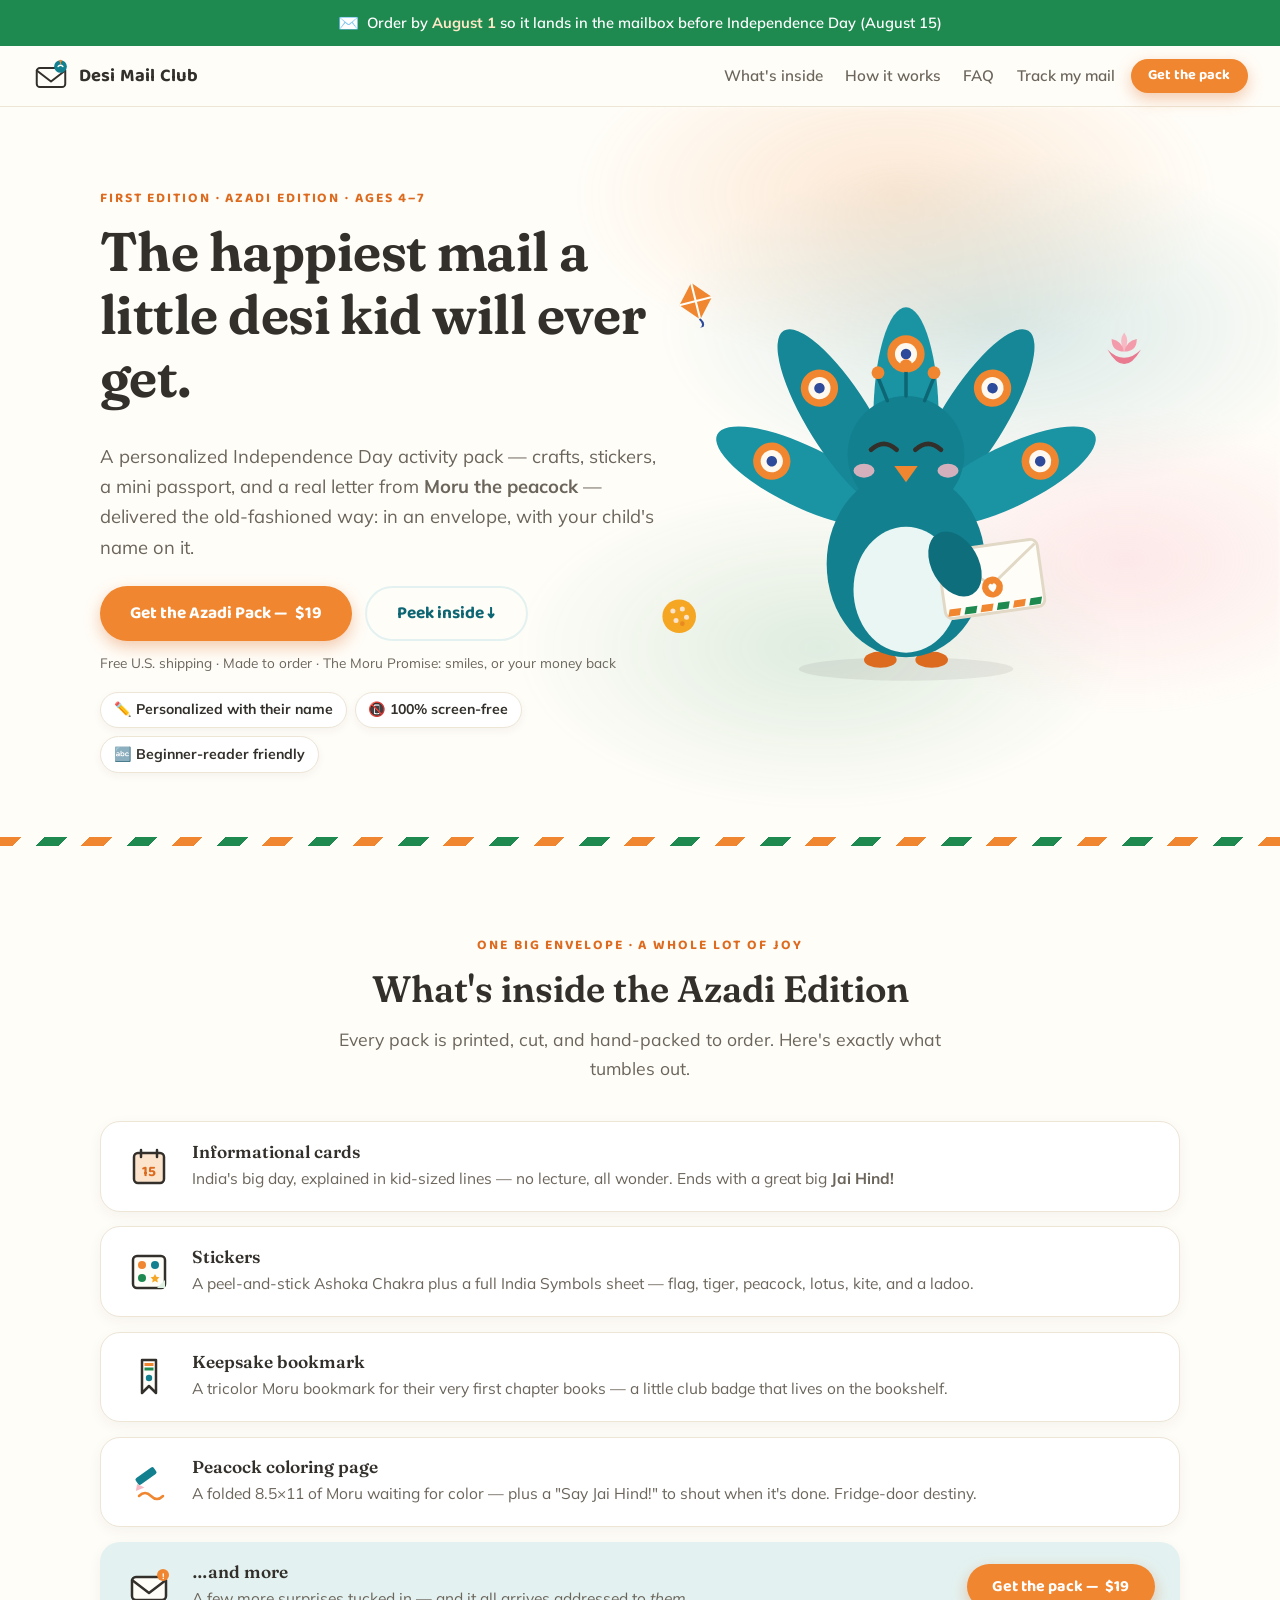
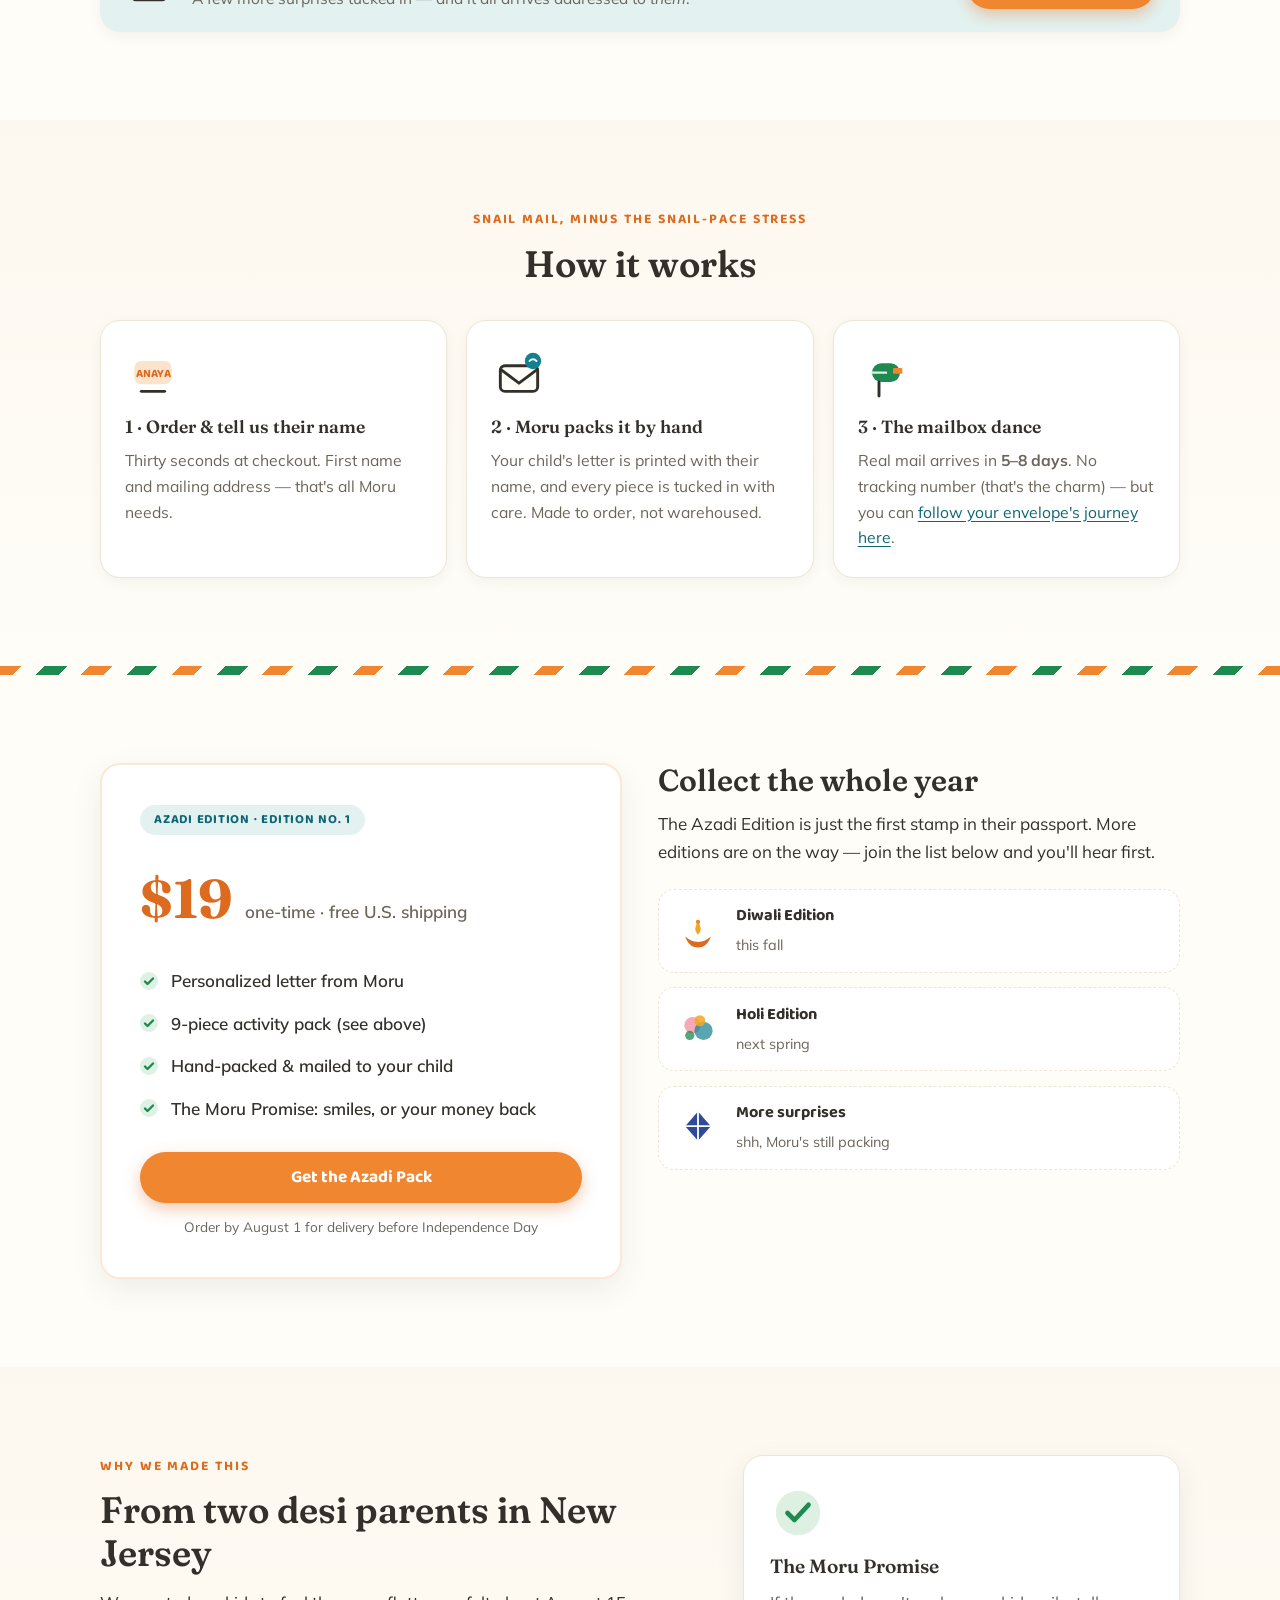
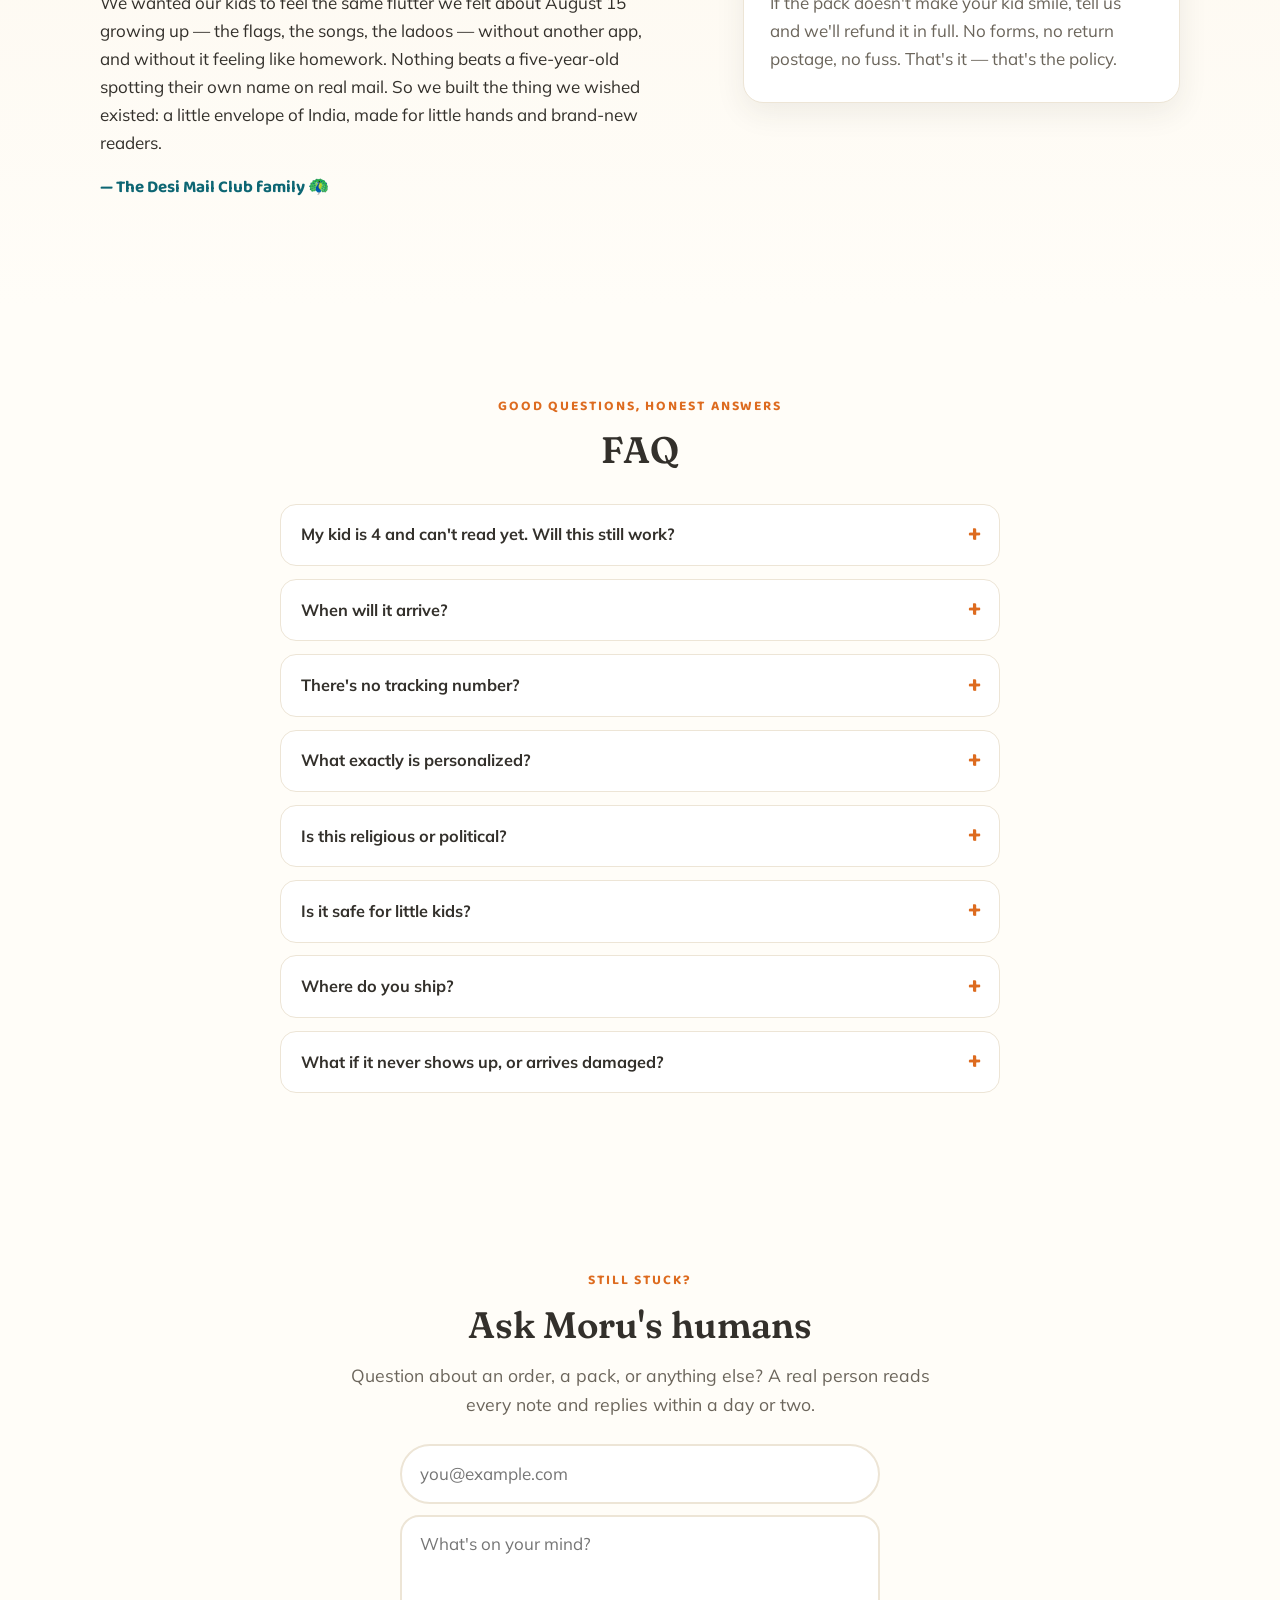
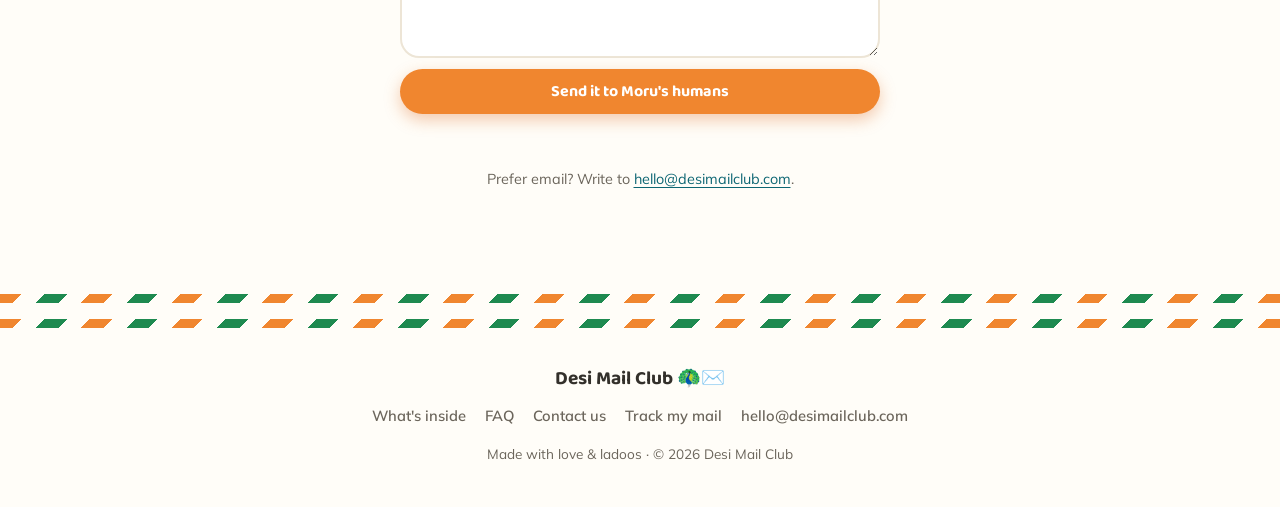
<file: index.html>
<!DOCTYPE html>
<html lang="en">
<head>
  <meta charset="UTF-8" />
  <meta name="viewport" content="width=device-width, initial-scale=1.0" />
  <title>Desi Mail Club — Azadi Edition · Happy mail for little desi kids</title>
  <meta name="description" content="A personalized India Independence Day activity pack for kids 4–7, delivered by real mail. Crafts, stickers, a mini passport, and a letter from Moru the peacock — with your child's name on it." />

  <!-- Canonical + social cards. -->
  <link rel="canonical" href="https://desimailclub.com/" />
  <meta property="og:type" content="website" />
  <meta property="og:site_name" content="Desi Mail Club" />
  <meta property="og:title" content="Desi Mail Club — Azadi Edition" />
  <meta property="og:description" content="A personalized India Independence Day activity pack for kids 4–7, delivered by real mail. $19, free US shipping, with a letter from Moru the peacock — with your child's name on it." />
  <meta property="og:url" content="https://desimailclub.com/" />
  <meta property="og:image" content="https://desimailclub.com/assets/og-card.png" />
  <meta property="og:image:width" content="1200" />
  <meta property="og:image:height" content="630" />
  <meta name="twitter:card" content="summary_large_image" />
  <meta name="twitter:title" content="Desi Mail Club — Azadi Edition" />
  <meta name="twitter:description" content="Happy mail for little desi kids: crafts, stickers, a mini passport, and a personalized letter from Moru the peacock." />
  <meta name="twitter:image" content="https://desimailclub.com/assets/og-card.png" />
  <meta name="theme-color" content="#FFFDF8" />

  <link rel="icon" href="assets/favicon.svg" type="image/svg+xml" />
  <link rel="apple-touch-icon" href="assets/apple-touch-icon.png" />
  <link rel="preconnect" href="https://fonts.googleapis.com" />
  <link rel="preconnect" href="https://fonts.gstatic.com" crossorigin />
  <link href="https://fonts.googleapis.com/css2?family=Fraunces:opsz,wght@9..144,500;9..144,600;9..144,700&family=Baloo+2:wght@600;700&family=Mulish:wght@400;600;700&display=swap" rel="stylesheet" />
  <link rel="stylesheet" href="css/styles.css" />

  <script type="application/ld+json">
  {
    "@context": "https://schema.org",
    "@type": "Product",
    "name": "Desi Mail Club — Azadi Edition",
    "description": "A personalized India Independence Day activity pack for kids 4–7, delivered by real mail. Includes a letter from Moru the peacock with your child's name, flag craft, stickers, coloring page, mini India passport, and keepsake bookmark.",
    "image": "https://desimailclub.com/assets/og-card.png",
    "brand": { "@type": "Brand", "name": "Desi Mail Club" },
    "audience": { "@type": "PeopleAudience", "suggestedMinAge": 4, "suggestedMaxAge": 7 },
    "offers": {
      "@type": "Offer",
      "price": "19.00",
      "priceCurrency": "USD",
      "availability": "https://schema.org/PreOrder",
      "shippingDetails": {
        "@type": "OfferShippingDetails",
        "shippingRate": { "@type": "MonetaryAmount", "value": "0", "currency": "USD" },
        "shippingDestination": { "@type": "DefinedRegion", "addressCountry": "US" }
      }
    }
  }
  </script>
</head>
<body>

  <!-- Deadline banner -->
  <div class="banner" id="deadline-banner" hidden>
    <span class="banner-stamp" aria-hidden="true">✉️</span>
    <p>Order by <strong id="banner-order-by">August 1</strong> so it lands in the mailbox before Independence Day (<span id="banner-holiday">August 15</span>)</p>
  </div>

  <!-- Nav -->
  <header class="nav">
    <a class="brand" href="#top" aria-label="Desi Mail Club home">
      <svg class="brand-mark" viewBox="0 0 48 48" aria-hidden="true">
        <rect x="6" y="14" width="36" height="24" rx="4" fill="#FFFDF8" stroke="#33302B" stroke-width="2.5"/>
        <path d="M6 17 L24 31 L42 17" fill="none" stroke="#33302B" stroke-width="2.5" stroke-linecap="round" stroke-linejoin="round"/>
        <circle cx="36" cy="12" r="8" fill="#12808F"/>
        <path d="M33 12 q3 -3 6 0" stroke="#FFFDF8" stroke-width="1.8" fill="none" stroke-linecap="round"/>
        <circle cx="36" cy="5" r="1.6" fill="#F0862F"/>
        <line x1="36" y1="6.5" x2="36" y2="9" stroke="#F0862F" stroke-width="1.4"/>
      </svg>
      <span class="brand-name">Desi&nbsp;Mail&nbsp;Club</span>
    </a>
    <nav class="nav-links" aria-label="Main">
      <a href="#inside">What's inside</a>
      <a href="#how">How it works</a>
      <a href="#faq">FAQ</a>
      <a href="status.html">Track my mail</a>
    </nav>
    <a class="btn btn-sm btn-primary js-buy" href="https://buy.stripe.com/00w6oHgQs22Id6t8NJbZe00" target="_blank" rel="noopener">Get the pack</a>
  </header>

  <main id="top">

    <!-- ============ HERO ============ -->
    <section class="hero">
      <div class="hero-wash" aria-hidden="true"></div>
      <div class="hero-inner container">
        <div class="hero-copy">
          <p class="eyebrow">First edition · Azadi Edition · Ages 4–7</p>
          <h1>The happiest mail a little desi kid will ever get.</h1>
          <p class="lede">A personalized Independence Day activity pack — crafts, stickers, a mini passport, and a real letter from <strong>Moru the peacock</strong> — delivered the old-fashioned way: in an envelope, with your child's name on it.</p>
          <div class="hero-cta">
            <a class="btn btn-primary btn-lg js-buy" href="https://buy.stripe.com/00w6oHgQs22Id6t8NJbZe00" target="_blank" rel="noopener">Get the Azadi Pack — <span class="js-price">$19</span></a>
            <a class="btn btn-ghost btn-lg" href="#inside">Peek inside ↓</a>
          </div>
          <p class="fine-print">Free U.S. shipping · Made to order · The Moru Promise: smiles, or your money back</p>
          <ul class="chips" aria-label="Highlights">
            <li>✏️ Personalized with their name</li>
            <li>📵 100% screen-free</li>
            <li>🔤 Beginner-reader friendly</li>
          </ul>
        </div>

        <div class="hero-art" aria-hidden="true">
          <!-- Moru the peacock (swap this SVG block to change the hero art) -->
          <svg class="moru" viewBox="0 0 360 360" role="img" aria-label="Moru the peacock holding an envelope">
            <!-- tail fan -->
            <g class="moru-tail">
              <g transform="rotate(-64 180 220)">
                <ellipse cx="180" cy="122" rx="26" ry="82" fill="#1A93A3"/>
                <circle cx="180" cy="92" r="16" fill="#F0862F"/><circle cx="180" cy="92" r="9.5" fill="#FFF8EE"/><circle cx="180" cy="92" r="4.5" fill="#2D4B9A"/>
              </g>
              <g transform="rotate(-32 180 220)">
                <ellipse cx="180" cy="112" rx="27" ry="90" fill="#158796"/>
                <circle cx="180" cy="80" r="16" fill="#F0862F"/><circle cx="180" cy="80" r="9.5" fill="#FFF8EE"/><circle cx="180" cy="80" r="4.5" fill="#2D4B9A"/>
              </g>
              <g>
                <ellipse cx="180" cy="128" rx="28" ry="96" fill="#1A93A3"/>
                <circle cx="180" cy="72" r="16" fill="#F0862F"/><circle cx="180" cy="72" r="9.5" fill="#FFF8EE"/><circle cx="180" cy="72" r="4.5" fill="#2D4B9A"/>
              </g>
              <g transform="rotate(32 180 220)">
                <ellipse cx="180" cy="112" rx="27" ry="90" fill="#158796"/>
                <circle cx="180" cy="80" r="16" fill="#F0862F"/><circle cx="180" cy="80" r="9.5" fill="#FFF8EE"/><circle cx="180" cy="80" r="4.5" fill="#2D4B9A"/>
              </g>
              <g transform="rotate(64 180 220)">
                <ellipse cx="180" cy="122" rx="26" ry="82" fill="#1A93A3"/>
                <circle cx="180" cy="92" r="16" fill="#F0862F"/><circle cx="180" cy="92" r="9.5" fill="#FFF8EE"/><circle cx="180" cy="92" r="4.5" fill="#2D4B9A"/>
              </g>
            </g>
            <!-- ground shadow -->
            <ellipse cx="180" cy="342" rx="92" ry="10" fill="#33302B" opacity="0.08"/>
            <!-- feet -->
            <ellipse cx="158" cy="334" rx="14" ry="7" fill="#DD6B1F"/>
            <ellipse cx="202" cy="334" rx="14" ry="7" fill="#DD6B1F"/>
            <!-- body -->
            <ellipse cx="180" cy="252" rx="68" ry="80" fill="#12808F"/>
            <ellipse cx="180" cy="274" rx="45" ry="54" fill="#EAF6F3"/>
            <!-- head -->
            <circle cx="180" cy="158" r="50" fill="#12808F"/>
            <!-- crest -->
            <g stroke="#0D6673" stroke-width="3" stroke-linecap="round">
              <line x1="164" y1="112" x2="156" y2="92"/>
              <line x1="180" y1="108" x2="180" y2="86"/>
              <line x1="196" y1="112" x2="204" y2="92"/>
            </g>
            <circle cx="156" cy="88" r="5.5" fill="#F0862F"/>
            <circle cx="180" cy="82" r="5.5" fill="#F0862F"/>
            <circle cx="204" cy="88" r="5.5" fill="#F0862F"/>
            <!-- happy closed eyes -->
            <path d="M150 154 Q161 144 172 154" fill="none" stroke="#33302B" stroke-width="4" stroke-linecap="round"/>
            <path d="M188 154 Q199 144 210 154" fill="none" stroke="#33302B" stroke-width="4" stroke-linecap="round"/>
            <!-- blush -->
            <ellipse cx="144" cy="172" rx="9" ry="6" fill="#F7B9C4" opacity="0.85"/>
            <ellipse cx="216" cy="172" rx="9" ry="6" fill="#F7B9C4" opacity="0.85"/>
            <!-- beak -->
            <path d="M170 168 L190 168 L180 182 Z" fill="#F0862F"/>
            <!-- envelope -->
            <g transform="rotate(-8 252 264)">
              <rect x="210" y="236" width="86" height="58" rx="6" fill="#FFFDF8" stroke="#E2D8C6" stroke-width="2.5"/>
              <path d="M212 240 L253 270 L294 240" fill="none" stroke="#E2D8C6" stroke-width="2.5" stroke-linejoin="round"/>
              <!-- airmail stripe -->
              <g>
                <rect x="214" y="286" width="10" height="6" fill="#F0862F" transform="skewX(-18)" transform-origin="214 286"/>
                <rect x="228" y="286" width="10" height="6" fill="#1E8A50" transform="skewX(-18)" transform-origin="228 286"/>
                <rect x="242" y="286" width="10" height="6" fill="#F0862F" transform="skewX(-18)" transform-origin="242 286"/>
                <rect x="256" y="286" width="10" height="6" fill="#1E8A50" transform="skewX(-18)" transform-origin="256 286"/>
                <rect x="270" y="286" width="10" height="6" fill="#F0862F" transform="skewX(-18)" transform-origin="270 286"/>
                <rect x="284" y="286" width="10" height="6" fill="#1E8A50" transform="skewX(-18)" transform-origin="284 286"/>
              </g>
              <circle cx="253" cy="272" r="9" fill="#F0862F"/>
              <path d="M249.5 271 q1.5 -3.5 3.5 -1 q2 -2.5 3.5 1 q0 3 -3.5 5.5 q-3.5 -2.5 -3.5 -5.5" fill="#FFFDF8"/>
            </g>
            <!-- wing over envelope corner -->
            <ellipse cx="222" cy="252" rx="20" ry="30" fill="#0F6E7C" transform="rotate(-30 222 252)"/>
          </svg>
          <!-- floating friends -->
          <svg class="float float-kite" viewBox="0 0 48 48" aria-hidden="true">
            <path d="M24 4 L40 22 L24 40 L8 22 Z" fill="#F0862F"/>
            <path d="M24 4 L24 40 M8 22 L40 22" stroke="#FFFDF8" stroke-width="2"/>
            <path d="M24 40 q4 6 -2 9 q6 1 4 7" fill="none" stroke="#2D4B9A" stroke-width="2" stroke-linecap="round"/>
          </svg>
          <svg class="float float-ladoo" viewBox="0 0 48 48" aria-hidden="true">
            <circle cx="24" cy="26" r="16" fill="#F5A623"/>
            <circle cx="18" cy="21" r="2.4" fill="#FBE3CC"/><circle cx="27" cy="19" r="2.4" fill="#FBE3CC"/>
            <circle cx="31" cy="27" r="2.4" fill="#FBE3CC"/><circle cx="21" cy="30" r="2.4" fill="#FBE3CC"/>
            <circle cx="27" cy="33" r="2.2" fill="#DD6B1F" opacity=".5"/>
          </svg>
          <svg class="float float-lotus" viewBox="0 0 48 48" aria-hidden="true">
            <path d="M24 12 q6 8 0 18 q-6 -10 0 -18" fill="#F7B9C4"/>
            <path d="M12 18 q10 2 12 12 q-12 0 -12 -12" fill="#F49BAB"/>
            <path d="M36 18 q-10 2 -12 12 q12 0 12 -12" fill="#F49BAB"/>
            <path d="M8 28 q8 8 16 8 q8 0 16 -8 q-8 14 -16 14 q-8 0 -16 -14" fill="#E97A90"/>
          </svg>
        </div>
      </div>
    </section>

    <div class="airmail" aria-hidden="true"></div>

    <!-- ============ WHAT'S INSIDE ============ -->
    <section class="section" id="inside">
      <div class="container">
        <p class="eyebrow center">One big envelope · a whole lot of joy</p>
        <h2 class="center">What's inside the Azadi Edition</h2>
        <p class="section-lede center">Every pack is printed, cut, and hand-packed to order. Here's exactly what tumbles out.</p>

        <!-- One row of rectangular cards. Kept to broad categories (not
             exact item names/counts) so the owner can change specific
             contents last minute without touching marketing copy. -->
        <ul class="items-grid">
          <li class="item-card reveal">
            <svg class="item-icon" viewBox="0 0 48 48" aria-hidden="true">
              <rect x="9" y="10" width="30" height="30" rx="4" fill="#FBE3CC" stroke="#33302B" stroke-width="2.5"/>
              <line x1="16" y1="7" x2="16" y2="14" stroke="#33302B" stroke-width="2.5" stroke-linecap="round"/>
              <line x1="32" y1="7" x2="32" y2="14" stroke="#33302B" stroke-width="2.5" stroke-linecap="round"/>
              <text x="24" y="33" text-anchor="middle" font-family="'Baloo 2', cursive" font-size="15" font-weight="700" fill="#DD6B1F">15</text>
            </svg>
            <div class="item-copy">
              <h3>Informational cards</h3>
              <p>India's big day, explained in kid-sized lines — no lecture, all wonder. Ends with a great big <strong>Jai&nbsp;Hind!</strong></p>
            </div>
          </li>
          <li class="item-card reveal">
            <svg class="item-icon" viewBox="0 0 48 48" aria-hidden="true">
              <rect x="8" y="8" width="32" height="32" rx="4" fill="#FFFDF8" stroke="#33302B" stroke-width="2.5"/>
              <path d="M40 32 L32 40 L40 40 Z" fill="#DDF0E2"/>
              <circle cx="17" cy="17" r="4" fill="#F0862F"/>
              <circle cx="30" cy="17" r="4" fill="#12808F"/>
              <circle cx="17" cy="30" r="4" fill="#1E8A50"/>
              <path d="M30 26 l1.4 2.8 3 .4 -2.2 2.2 .6 3 -2.8 -1.5 -2.8 1.5 .6 -3 -2.2 -2.2 3 -.4 Z" fill="#F5A623"/>
            </svg>
            <div class="item-copy">
              <h3>Stickers</h3>
              <p>A peel-and-stick Ashoka Chakra plus a full India Symbols sheet — flag, tiger, peacock, lotus, kite, and a ladoo.</p>
            </div>
          </li>
          <li class="item-card reveal">
            <svg class="item-icon" viewBox="0 0 48 48" aria-hidden="true">
              <path d="M17 7 h14 v33 l-7 -7 l-7 7 Z" fill="#FFFDF8" stroke="#33302B" stroke-width="2.5" stroke-linejoin="round"/>
              <rect x="19.5" y="10" width="9" height="3" fill="#F0862F"/>
              <rect x="19.5" y="14.5" width="9" height="3" fill="#1E8A50"/>
              <circle cx="24" cy="25" r="3.2" fill="#12808F"/>
            </svg>
            <div class="item-copy">
              <h3>Keepsake bookmark</h3>
              <p>A tricolor Moru bookmark for their very first chapter books — a little club badge that lives on the bookshelf.</p>
            </div>
          </li>
          <li class="item-card reveal">
            <svg class="item-icon" viewBox="0 0 48 48" aria-hidden="true">
              <rect x="10" y="14" width="22" height="8" rx="2" fill="#12808F" transform="rotate(-35 21 18)"/>
              <path d="M9 31 L14 26 L18 33 Z" fill="#F7B9C4" transform="rotate(-35 13 29)"/>
              <path d="M14 38 q6 -6 12 0 t12 0" fill="none" stroke="#F0862F" stroke-width="2.5" stroke-linecap="round"/>
            </svg>
            <div class="item-copy">
              <h3>Peacock coloring page</h3>
              <p>A folded 8.5×11 of Moru waiting for color — plus a "Say Jai Hind!" to shout when it's done. Fridge-door destiny.</p>
            </div>
          </li>
          <li class="item-card item-card-cta reveal">
            <svg class="item-icon" viewBox="0 0 48 48" aria-hidden="true">
              <rect x="7" y="14" width="34" height="23" rx="4" fill="#FFFDF8" stroke="#33302B" stroke-width="2.5"/>
              <path d="M7 17 L24 30 L41 17" fill="none" stroke="#33302B" stroke-width="2.5" stroke-linecap="round" stroke-linejoin="round"/>
              <circle cx="38" cy="12" r="6" fill="#F0862F"/>
              <text x="38" y="15.5" text-anchor="middle" font-family="'Baloo 2', cursive" font-size="9" font-weight="700" fill="#FFFDF8">!</text>
            </svg>
            <div class="item-copy">
              <h3>…and more</h3>
              <p>A few more surprises tucked in — and it all arrives addressed to <em>them</em>.</p>
            </div>
            <a class="btn btn-primary js-buy" href="https://buy.stripe.com/00w6oHgQs22Id6t8NJbZe00" target="_blank" rel="noopener">Get the pack — <span class="js-price">$19</span></a>
          </li>
        </ul>
      </div>
    </section>

    <!-- ============ HOW IT WORKS ============ -->
    <section class="section section-tint" id="how">
      <div class="container">
        <p class="eyebrow center">Snail mail, minus the snail-pace stress</p>
        <h2 class="center">How it works</h2>
        <ol class="steps">
          <li class="step reveal">
            <svg class="step-icon" viewBox="0 0 48 48" aria-hidden="true">
              <rect x="8" y="12" width="32" height="20" rx="6" fill="#FBE3CC"/>
              <text x="24" y="26" text-anchor="middle" font-family="'Baloo 2', cursive" font-size="10" font-weight="700" fill="#DD6B1F">ANAYA</text>
              <path d="M14 38 h20" stroke="#33302B" stroke-width="2.5" stroke-linecap="round"/>
            </svg>
            <h3>1 · Order &amp; tell us their name</h3>
            <p>Thirty seconds at checkout. First name and mailing address — that's all Moru needs.</p>
          </li>
          <li class="step reveal">
            <svg class="step-icon" viewBox="0 0 48 48" aria-hidden="true">
              <rect x="8" y="16" width="32" height="22" rx="4" fill="#FFFDF8" stroke="#33302B" stroke-width="2.5"/>
              <path d="M8 19 L24 31 L40 19" fill="none" stroke="#33302B" stroke-width="2.5" stroke-linejoin="round"/>
              <circle cx="36" cy="12" r="7" fill="#12808F"/>
              <path d="M33 12 q3 -3 6 0" stroke="#FFFDF8" stroke-width="1.6" fill="none" stroke-linecap="round"/>
            </svg>
            <h3>2 · Moru packs it by hand</h3>
            <p>Your child's letter is printed with their name, and every piece is tucked in with care. Made to order, not warehoused.</p>
          </li>
          <li class="step reveal">
            <svg class="step-icon" viewBox="0 0 48 48" aria-hidden="true">
              <rect x="12" y="14" width="24" height="16" rx="8" fill="#1E8A50"/>
              <rect x="30" y="18" width="8" height="5" rx="1" fill="#F0862F"/>
              <line x1="18" y1="30" x2="18" y2="42" stroke="#33302B" stroke-width="2.5" stroke-linecap="round"/>
              <path d="M12 22 h12" stroke="#DDF0E2" stroke-width="2" stroke-linecap="round"/>
            </svg>
            <h3>3 · The mailbox dance</h3>
            <p>Real mail arrives in <strong>5–8 days</strong>. No tracking number (that's the charm) — but you can <a href="status.html">follow your envelope's journey here</a>.</p>
          </li>
        </ol>
      </div>
    </section>

    <div class="airmail" aria-hidden="true"></div>

    <!-- ============ PRICING ============ -->
    <section class="section" id="pricing">
      <div class="container pricing-wrap">
        <div class="price-card reveal">
          <span class="badge">Azadi Edition · Edition No. 1</span>
          <div class="price-line"><span class="price js-price">$19</span><span class="price-note">one-time · free U.S. shipping</span></div>
          <ul class="price-list">
            <li>Personalized letter from Moru</li>
            <li>9-piece activity pack (see above)</li>
            <li>Hand-packed &amp; mailed to your child</li>
            <li>The Moru Promise: smiles, or your money back</li>
          </ul>
          <a class="btn btn-primary btn-lg btn-block js-buy" href="https://buy.stripe.com/00w6oHgQs22Id6t8NJbZe00" target="_blank" rel="noopener">Get the Azadi Pack</a>
          <p class="fine-print center">Order by <span class="js-order-by">August 1</span> for delivery before Independence Day</p>
        </div>
        <div class="editions reveal">
          <h2>Collect the whole year</h2>
          <p>The Azadi Edition is just the first stamp in their passport. More editions are on the way — join the list below and you'll hear first.</p>
          <ul class="edition-list">
            <li>
              <svg viewBox="0 0 48 48" aria-hidden="true"><path d="M10 30 q14 12 28 0 q-4 12 -14 12 t-14 -12" fill="#DD6B1F"/><path d="M24 14 q6 8 0 14 q-6 -6 0 -14" fill="#F5A623"/><circle cx="24" cy="14" r="2.4" fill="#F0862F"/></svg>
              <div><strong>Diwali Edition</strong><span>this fall</span></div>
            </li>
            <li>
              <svg viewBox="0 0 48 48" aria-hidden="true"><circle cx="18" cy="20" r="9" fill="#F49BAB" opacity=".85"/><circle cx="30" cy="26" r="10" fill="#12808F" opacity=".7"/><circle cx="26" cy="15" r="6" fill="#F5A623" opacity=".85"/><circle cx="15" cy="31" r="5" fill="#1E8A50" opacity=".75"/></svg>
              <div><strong>Holi Edition</strong><span>next spring</span></div>
            </li>
            <li>
              <svg viewBox="0 0 48 48" aria-hidden="true"><path d="M24 6 L38 22 L24 38 L10 22 Z" fill="#2D4B9A"/><path d="M24 6 L24 38 M10 22 L38 22" stroke="#FFFDF8" stroke-width="2"/></svg>
              <div><strong>More surprises</strong><span>shh, Moru's still packing</span></div>
            </li>
          </ul>
        </div>
      </div>
    </section>

    <!-- ============ FOUNDER + GUARANTEE ============ -->
    <section class="section section-tint" id="story">
      <div class="container story-wrap">
        <div class="story reveal">
          <p class="eyebrow">Why we made this</p>
          <h2>From two desi parents in New Jersey</h2>
          <p>We wanted our kids to feel the same flutter we felt about August 15 growing up — the flags, the songs, the ladoos — without another app, and without it feeling like homework. Nothing beats a five-year-old spotting their own name on real mail. So we built the thing we wished existed: a little envelope of India, made for little hands and brand-new readers.</p>
          <p class="signoff">— The Desi Mail Club family 🦚</p>
        </div>
        <div class="promise-card reveal">
          <svg viewBox="0 0 48 48" aria-hidden="true" class="promise-icon">
            <circle cx="24" cy="24" r="19" fill="#DDF0E2"/>
            <path d="M15 24 l6 6 l12 -13" fill="none" stroke="#1E8A50" stroke-width="4" stroke-linecap="round" stroke-linejoin="round"/>
          </svg>
          <h3>The Moru Promise</h3>
          <p>If the pack doesn't make your kid smile, tell us and we'll refund it in full. No forms, no return postage, no fuss. That's it — that's the policy.</p>
        </div>
      </div>
    </section>

    <!-- ============ FAQ ============ -->
    <section class="section" id="faq">
      <div class="container container-narrow">
        <p class="eyebrow center">Good questions, honest answers</p>
        <h2 class="center">FAQ</h2>
        <div class="faq-list">
          <details class="reveal">
            <summary>My kid is 4 and can't read yet. Will this still work?</summary>
            <p>Yes — the pack is built for reading <em>together</em>. The letter and cards use short, simple lines a parent can read aloud (or a 5–6 year old can sound out), and the crafts, stickers, and coloring need no reading at all.</p>
          </details>
          <details class="reveal">
            <summary>When will it arrive?</summary>
            <p>We pack within 1–2 days of your order and send it by USPS First-Class mail — most envelopes land in 5–8 days total. Order by August 1 and it will beat Independence Day comfortably.</p>
          </details>
          <details class="reveal">
            <summary>There's no tracking number?</summary>
            <p>Real letter mail doesn't come with one — that's part of its charm (and what keeps the price friendly). Instead, we update your order's journey by hand on our <a href="status.html">Track my mail</a> page: received → packing → in the mail → delivered.</p>
          </details>
          <details class="reveal">
            <summary>What exactly is personalized?</summary>
            <p>Moru's welcome letter greets your child by name, their name goes inside the Mini India Passport, and the envelope itself is addressed to them — because getting <em>your own</em> mail is the whole magic.</p>
          </details>
          <details class="reveal">
            <summary>Is this religious or political?</summary>
            <p>Neither. It's cultural — flags, peacocks, kites, ladoos, and the simple, joyful story of India's birthday, told at a five-year-old's level. Every desi kid is welcome in this club.</p>
          </details>
          <details class="reveal">
            <summary>Is it safe for little kids?</summary>
            <p>Everything is paper, cardstock, and stickers — no glue, no scissors required, no small hard parts. As with any craft, we suggest grown-ups join in for kids under 4 (they'll want to anyway).</p>
          </details>
          <details class="reveal">
            <summary>Where do you ship?</summary>
            <p>Anywhere in the U.S., shipping included. (Canada friends — join the email list below and we'll let you know the moment we cross the border.)</p>
          </details>
          <details class="reveal">
            <summary>What if it never shows up, or arrives damaged?</summary>
            <p>We'll mail a fresh one or refund you — your choice. The Moru Promise covers the journey too.</p>
          </details>
        </div>
      </div>
    </section>

    <!-- ============ CONTACT ============ -->
    <section class="section" id="contact">
      <div class="container container-narrow center">
        <p class="eyebrow center">Still stuck?</p>
        <h2>Ask Moru's humans</h2>
        <p class="section-lede">Question about an order, a pack, or anything else? A real person reads every note and replies within a day or two.</p>
        <form class="contact-form js-email-form" data-kind="Question">
          <label class="visually-hidden" for="contact-email">Email address</label>
          <input id="contact-email" type="email" name="email" placeholder="you@example.com" required autocomplete="email" />
          <label class="visually-hidden" for="contact-message">Your question</label>
          <textarea id="contact-message" name="message" rows="4" placeholder="What's on your mind?" required></textarea>
          <button class="btn btn-primary" type="submit">Send it to Moru's humans</button>
        </form>
        <p class="form-msg" role="status" aria-live="polite"></p>
        <p class="contact-alt">Prefer email? Write to <a href="mailto:hello@desimailclub.com">hello@desimailclub.com</a>.</p>
      </div>
    </section>

    <div class="airmail" aria-hidden="true"></div>
  </main>

  <!-- ============ FOOTER ============ -->
  <footer class="footer">
    <div class="airmail" aria-hidden="true"></div>
    <div class="container footer-inner">
      <p class="footer-brand">Desi Mail Club <span aria-hidden="true">🦚✉️</span></p>
      <nav class="footer-links" aria-label="Footer">
        <a href="#inside">What's inside</a>
        <a href="#faq">FAQ</a>
        <a href="#contact">Contact us</a>
        <a href="status.html">Track my mail</a>
        <a href="mailto:hello@desimailclub.com">hello@desimailclub.com</a>
      </nav>
      <p class="footer-note">Made with love &amp; ladoos · © 2026 Desi Mail Club</p>
    </div>
  </footer>

  <!-- ============ RESERVE MODAL (shown while Stripe link is not set) ============ -->
  <dialog class="modal" id="reserve-modal">
    <form method="dialog" class="modal-close-form"><button class="modal-close" aria-label="Close">✕</button></form>
    <div class="modal-body">
      <svg viewBox="0 0 48 48" class="modal-icon" aria-hidden="true">
        <rect x="7" y="14" width="34" height="23" rx="4" fill="#FFFDF8" stroke="#33302B" stroke-width="2.5"/>
        <path d="M7 17 L24 30 L41 17" fill="none" stroke="#33302B" stroke-width="2.5" stroke-linecap="round" stroke-linejoin="round"/>
        <circle cx="38" cy="12" r="7" fill="#F0862F"/>
      </svg>
      <h3>Reserve your Azadi Pack</h3>
      <p>Checkout opens very soon. Leave your email and you'll get first dibs the moment orders go live — reserving costs nothing.</p>
      <form class="js-email-form modal-form" data-kind="Pack reservation">
        <label class="visually-hidden" for="reserve-email">Email address</label>
        <input id="reserve-email" type="email" name="email" placeholder="you@example.com" required autocomplete="email" />
        <label class="visually-hidden" for="reserve-child">Child's first name (optional)</label>
        <input id="reserve-child" type="text" name="child_name" placeholder="Child's first name (optional)" autocomplete="off" />
        <button class="btn btn-primary btn-block" type="submit">Reserve my pack — <span class="js-price">$19</span></button>
      </form>
      <p class="form-msg" role="status" aria-live="polite"></p>
    </div>
  </dialog>

  <script src="js/config.js"></script>
  <script src="js/main.js"></script>
  <script src="js/analytics.js"></script>
</body>
</html>
</file>
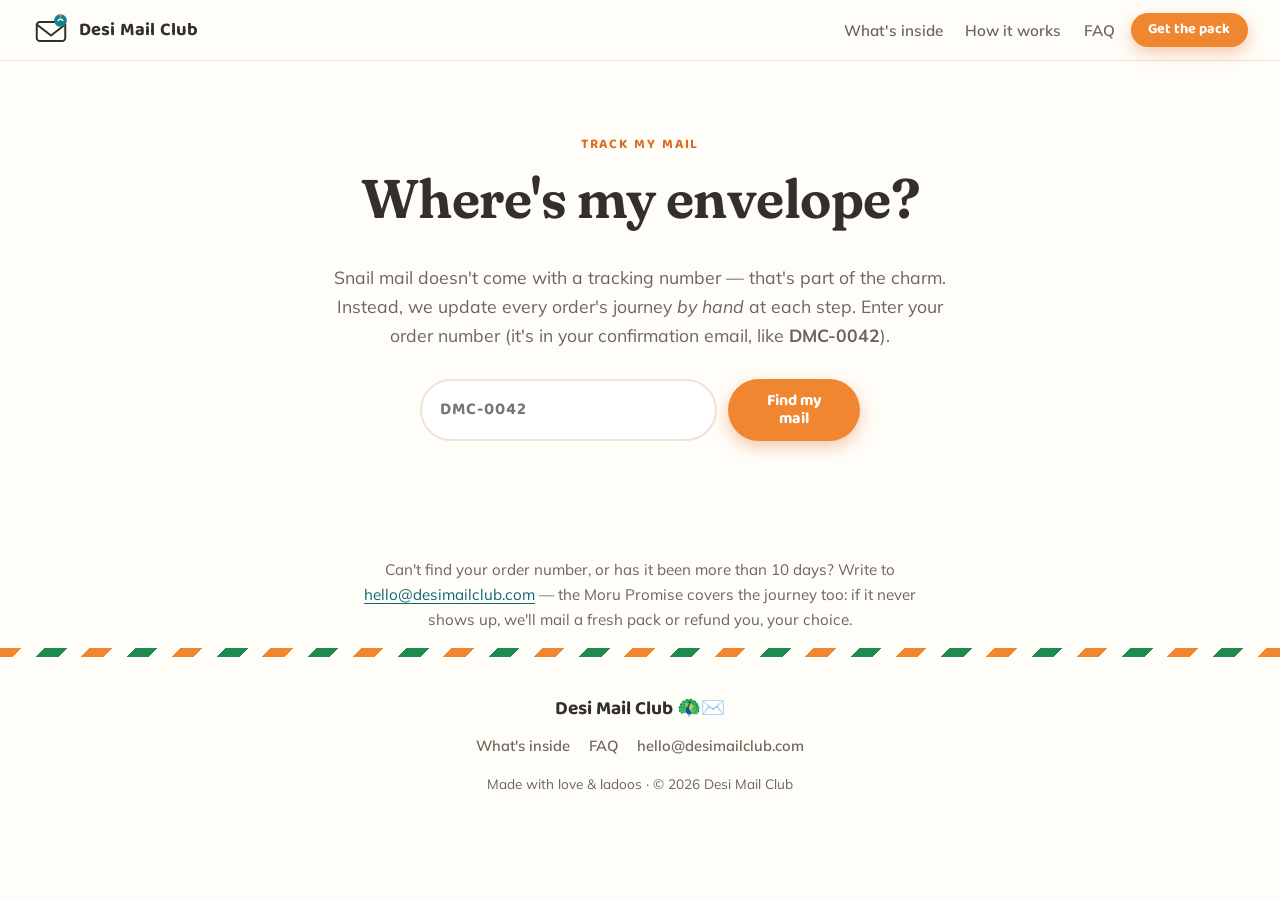
<file: status.html>
<!DOCTYPE html>
<html lang="en">
<head>
  <meta charset="UTF-8" />
  <meta name="viewport" content="width=device-width, initial-scale=1.0" />
  <title>Track my mail — Desi Mail Club</title>
  <meta name="description" content="Follow your Desi Mail Club envelope's journey — from Moru's packing table to your mailbox." />
  <link rel="canonical" href="https://desimailclub.com/status.html" />
  <meta property="og:type" content="website" />
  <meta property="og:site_name" content="Desi Mail Club" />
  <meta property="og:title" content="Track my mail — Desi Mail Club" />
  <meta property="og:description" content="Follow your Desi Mail Club envelope's journey — from Moru's packing table to your mailbox." />
  <meta property="og:url" content="https://desimailclub.com/status.html" />
  <meta property="og:image" content="https://desimailclub.com/assets/og-card.png" />
  <meta name="twitter:card" content="summary_large_image" />
  <meta name="theme-color" content="#FFFDF8" />
  <link rel="icon" href="assets/favicon.svg" type="image/svg+xml" />
  <link rel="apple-touch-icon" href="assets/apple-touch-icon.png" />
  <link rel="preconnect" href="https://fonts.googleapis.com" />
  <link rel="preconnect" href="https://fonts.gstatic.com" crossorigin />
  <link href="https://fonts.googleapis.com/css2?family=Fraunces:opsz,wght@9..144,500;9..144,600;9..144,700&family=Baloo+2:wght@600;700&family=Mulish:wght@400;600;700&display=swap" rel="stylesheet" />
  <link rel="stylesheet" href="css/styles.css" />
</head>
<body>

  <header class="nav">
    <a class="brand" href="index.html" aria-label="Desi Mail Club home">
      <svg class="brand-mark" viewBox="0 0 48 48" aria-hidden="true">
        <rect x="6" y="14" width="36" height="24" rx="4" fill="#FFFDF8" stroke="#33302B" stroke-width="2.5"/>
        <path d="M6 17 L24 31 L42 17" fill="none" stroke="#33302B" stroke-width="2.5" stroke-linecap="round" stroke-linejoin="round"/>
        <circle cx="36" cy="12" r="8" fill="#12808F"/>
        <path d="M33 12 q3 -3 6 0" stroke="#FFFDF8" stroke-width="1.8" fill="none" stroke-linecap="round"/>
        <circle cx="36" cy="5" r="1.6" fill="#F0862F"/>
        <line x1="36" y1="6.5" x2="36" y2="9" stroke="#F0862F" stroke-width="1.4"/>
      </svg>
      <span class="brand-name">Desi&nbsp;Mail&nbsp;Club</span>
    </a>
    <nav class="nav-links" aria-label="Main">
      <a href="index.html#inside">What's inside</a>
      <a href="index.html#how">How it works</a>
      <a href="index.html#faq">FAQ</a>
    </nav>
    <a class="btn btn-sm btn-primary" href="https://buy.stripe.com/00w6oHgQs22Id6t8NJbZe00" target="_blank" rel="noopener">Get the pack</a>
  </header>

  <main>
    <section class="status-hero">
      <div class="container container-narrow">
        <p class="eyebrow">Track my mail</p>
        <h1>Where's my envelope?</h1>
        <p class="section-lede center" style="margin-inline:auto;">Snail mail doesn't come with a tracking number — that's part of the charm. Instead, we update every order's journey <em>by hand</em> at each step. Enter your order number (it's in your confirmation email, like <strong>DMC-0042</strong>).</p>
        <form class="status-form" id="status-form">
          <label class="visually-hidden" for="order-input">Order number</label>
          <input id="order-input" type="text" name="order" placeholder="DMC-0042" autocomplete="off" required />
          <button class="btn btn-primary" type="submit">Find my mail</button>
        </form>
        <p class="form-msg" id="status-msg" role="status" aria-live="polite"></p>
      </div>
    </section>

    <section class="container" id="tracker-wrap" hidden>
      <div class="tracker-card">
        <p class="tracker-order" id="tracker-order"></p>
        <ol class="tracker" id="tracker"></ol>
        <p class="tracker-note" id="tracker-note" hidden></p>
      </div>
    </section>

    <div class="status-help container">
      <p>Can't find your order number, or has it been more than 10 days? Write to <a href="mailto:hello@desimailclub.com">hello@desimailclub.com</a> — the Moru Promise covers the journey too: if it never shows up, we'll mail a fresh pack or refund you, your choice.</p>
    </div>
  </main>

  <footer class="footer">
    <div class="airmail" aria-hidden="true"></div>
    <div class="container footer-inner">
      <p class="footer-brand">Desi Mail Club <span aria-hidden="true">🦚✉️</span></p>
      <nav class="footer-links" aria-label="Footer">
        <a href="index.html#inside">What's inside</a>
        <a href="index.html#faq">FAQ</a>
        <a href="mailto:hello@desimailclub.com">hello@desimailclub.com</a>
      </nav>
      <p class="footer-note">Made with love &amp; ladoos · © 2026 Desi Mail Club</p>
    </div>
  </footer>

  <script src="js/config.js"></script>
  <script src="data/orders.js"></script>
  <script src="js/status.js"></script>
  <script src="js/analytics.js"></script>
</body>
</html>
</file>
<file: css/styles.css>
/* ============================================================
   Desi Mail Club — styles
   Palette: saffron / india green / peacock teal / chakra blue
   Type: Fraunces (display) · Baloo 2 (accents) · Mulish (body)
   Signature: tricolor "airmail" stripe + watercolor washes
   ============================================================ */

:root {
  --paper: #FFFDF8;
  --ink: #33302B;
  --ink-soft: #6B655B;
  --saffron: #F0862F;
  --saffron-deep: #DD6B1F;
  --saffron-tint: #FBE9D6;
  --green: #1E8A50;
  --green-tint: #DFF1E5;
  --peacock: #12808F;
  --peacock-deep: #0D6673;
  --peacock-tint: #E3F2F1;
  --chakra: #2D4B9A;
  --blush: #F7B9C4;
  --line: #EDE5D6;

  --font-display: "Fraunces", Georgia, serif;
  --font-accent: "Baloo 2", "Comic Sans MS", cursive;
  --font-body: "Mulish", -apple-system, Segoe UI, sans-serif;

  --radius: 20px;
  --shadow: 0 10px 30px rgba(51, 48, 43, 0.08);
  --container: 1080px;
}

* { box-sizing: border-box; }

html { scroll-behavior: smooth; }
@media (prefers-reduced-motion: reduce) {
  html { scroll-behavior: auto; }
}

body {
  margin: 0;
  background: var(--paper);
  color: var(--ink);
  font-family: var(--font-body);
  font-size: 1.0625rem;
  line-height: 1.65;
  -webkit-font-smoothing: antialiased;
}

img, svg { display: block; max-width: 100%; }

.container {
  width: min(var(--container), 100% - 2.5rem);
  margin-inline: auto;
}
.container-narrow { max-width: 720px; }
.center { text-align: center; }

.visually-hidden {
  position: absolute; width: 1px; height: 1px;
  padding: 0; margin: -1px; overflow: hidden;
  clip: rect(0 0 0 0); white-space: nowrap; border: 0;
}

/* ---------- Type ---------- */
h1, h2, h3 { margin: 0 0 0.6em; line-height: 1.15; }
h1 {
  font-family: var(--font-display);
  font-weight: 640;
  font-variation-settings: "SOFT" 60;
  font-size: clamp(2.1rem, 5.6vw, 3.4rem);
  letter-spacing: -0.01em;
}
h2 {
  font-family: var(--font-display);
  font-weight: 600;
  font-variation-settings: "SOFT" 60;
  font-size: clamp(1.6rem, 3.6vw, 2.3rem);
}
h3 {
  font-family: var(--font-display);
  font-weight: 600;
  font-size: 1.2rem;
}
p { margin: 0 0 1em; }
a { color: var(--peacock-deep); text-underline-offset: 3px; }
a:hover { color: var(--saffron-deep); }

:is(a, button, input, summary):focus-visible {
  outline: 3px solid var(--chakra);
  outline-offset: 2px;
  border-radius: 6px;
}

.eyebrow {
  font-family: var(--font-accent);
  font-weight: 700;
  font-size: 0.85rem;
  text-transform: uppercase;
  letter-spacing: 0.14em;
  color: var(--saffron-deep);
  margin: 0 0 0.75rem;
}
.section-lede {
  color: var(--ink-soft);
  font-size: 1.1rem;
  max-width: 620px;
}
.center.section-lede, .center .section-lede { margin-inline: auto; }
.fine-print { font-size: 0.85rem; color: var(--ink-soft); }

.badge {
  display: inline-block;
  font-family: var(--font-accent);
  font-weight: 700;
  font-size: 0.8rem;
  letter-spacing: 0.06em;
  text-transform: uppercase;
  color: var(--peacock-deep);
  background: var(--peacock-tint);
  border-radius: 99px;
  padding: 0.3rem 0.85rem;
  margin-bottom: 0.9rem;
}

/* ---------- Buttons ---------- */
.btn {
  display: inline-flex;
  align-items: center;
  justify-content: center;
  gap: 0.45rem;
  font-family: var(--font-accent);
  font-weight: 700;
  font-size: 1rem;
  line-height: 1.1;
  text-decoration: none;
  border: none;
  border-radius: 99px;
  padding: 0.85rem 1.6rem;
  cursor: pointer;
  transition: transform 0.15s ease, box-shadow 0.15s ease, background-color 0.15s ease;
}
.btn-primary {
  background: var(--saffron);
  color: #fff;
  box-shadow: 0 6px 16px rgba(221, 107, 31, 0.35);
}
.btn-primary:hover { background: var(--saffron-deep); color: #fff; transform: translateY(-2px); }
.btn-ghost {
  background: transparent;
  color: var(--peacock-deep);
  border: 2.5px solid var(--peacock-tint);
}
.btn-ghost:hover { border-color: var(--peacock); color: var(--peacock-deep); transform: translateY(-2px); }
.btn-lg { padding: 1rem 1.9rem; font-size: 1.08rem; }
.btn-sm { padding: 0.55rem 1.1rem; font-size: 0.9rem; }
.btn-block { width: 100%; }
@media (prefers-reduced-motion: reduce) {
  .btn, .btn:hover { transition: none; transform: none; }
}

/* ---------- Airmail stripe (signature motif) ---------- */
.airmail {
  height: 9px;
  background: repeating-linear-gradient(
    -45deg,
    var(--saffron) 0 16px,
    var(--paper) 16px 32px,
    var(--green) 32px 48px,
    var(--paper) 48px 64px
  );
}

/* ---------- Banner ---------- */
.banner {
  display: flex;
  align-items: center;
  justify-content: center;
  gap: 0.5rem;
  background: var(--green);
  color: #fff;
  padding: 0.55rem 1rem;
  text-align: center;
}
.banner p { margin: 0; font-size: 0.92rem; font-weight: 600; }
.banner strong { color: #FFE8C7; }

/* ---------- Nav ---------- */
.nav {
  position: sticky;
  top: 0;
  z-index: 50;
  display: flex;
  align-items: center;
  gap: 1rem;
  padding: 0.7rem clamp(1rem, 4vw, 2rem);
  background: rgba(255, 253, 248, 0.9);
  backdrop-filter: blur(8px);
  border-bottom: 1px solid var(--line);
}
.brand {
  display: flex;
  align-items: center;
  gap: 0.55rem;
  text-decoration: none;
  color: var(--ink);
  margin-right: auto;
}
.brand-mark { width: 38px; height: 38px; }
.brand-name {
  font-family: var(--font-accent);
  font-weight: 700;
  font-size: 1.15rem;
  letter-spacing: 0.01em;
}
.nav-links { display: none; gap: 1.4rem; }
.nav-links a {
  text-decoration: none;
  color: var(--ink-soft);
  font-weight: 600;
  font-size: 0.95rem;
}
.nav-links a:hover { color: var(--saffron-deep); }
@media (min-width: 820px) {
  .nav-links { display: flex; }
}

/* ---------- Hero ---------- */
.hero { position: relative; overflow: hidden; }
.hero-wash {
  position: absolute;
  inset: 0;
  pointer-events: none;
  background:
    radial-gradient(38% 34% at 78% 30%, rgba(18, 128, 143, 0.16), transparent 70%),
    radial-gradient(30% 30% at 88% 62%, rgba(247, 185, 196, 0.30), transparent 70%),
    radial-gradient(34% 32% at 64% 74%, rgba(30, 138, 80, 0.14), transparent 70%),
    radial-gradient(36% 34% at 70% 12%, rgba(240, 134, 47, 0.18), transparent 70%);
  filter: blur(2px);
}
.hero-inner {
  position: relative;
  display: grid;
  gap: 2.5rem;
  padding: clamp(2.5rem, 7vw, 5rem) 0 clamp(2rem, 5vw, 4rem);
}
.hero-copy { max-width: 560px; }
.lede { font-size: 1.15rem; color: var(--ink-soft); }
.hero-cta {
  display: flex;
  flex-wrap: wrap;
  gap: 0.8rem;
  margin: 1.4rem 0 0.7rem;
}
.chips {
  list-style: none;
  display: flex;
  flex-wrap: wrap;
  gap: 0.5rem;
  padding: 0;
  margin: 1.1rem 0 0;
}
.chips li {
  font-size: 0.88rem;
  font-weight: 700;
  background: #fff;
  border: 1.5px solid var(--line);
  border-radius: 99px;
  padding: 0.35rem 0.8rem;
  box-shadow: 0 3px 8px rgba(51, 48, 43, 0.05);
}

.hero-art { position: relative; margin-inline: auto; width: min(420px, 88vw); }
.moru { width: 100%; height: auto; }
.float { position: absolute; width: clamp(40px, 12%, 56px); }
.float-kite { top: 2%; left: -6%; transform: rotate(-14deg); }
.float-ladoo { bottom: 12%; left: -10%; }
.float-lotus { top: 12%; right: -8%; }

@media (prefers-reduced-motion: no-preference) {
  .float { animation: bob 5s ease-in-out infinite; }
  .float-ladoo { animation-delay: 1.2s; }
  .float-lotus { animation-delay: 2.4s; }
  @keyframes bob {
    0%, 100% { translate: 0 0; }
    50% { translate: 0 -10px; }
  }
}

@media (min-width: 900px) {
  .hero-inner {
    grid-template-columns: 1.15fr 1fr;
    align-items: center;
  }
  .hero-art { margin-inline: 0; }
}

/* ---------- Sections ---------- */
.section { padding: clamp(3.2rem, 8vw, 5.5rem) 0; }
.section-tint { background: linear-gradient(180deg, #FDF8EF, var(--paper)); }
.section h2 { margin-bottom: 0.4em; }
.section .eyebrow + h2 { margin-top: 0; }

/* ---------- What's inside ---------- */
.items-grid {
  list-style: none;
  padding: 0;
  margin: 2.4rem 0 0;
  display: flex;
  flex-direction: column;
  gap: 0.9rem;
}
.item-card {
  display: flex;
  align-items: center;
  gap: 1.2rem;
  background: #fff;
  border: 1.5px solid var(--line);
  border-radius: var(--radius);
  padding: 1.2rem 1.5rem;
  box-shadow: 0 4px 14px rgba(51, 48, 43, 0.05);
}
.item-copy { flex: 1; }
.item-copy h3 { font-size: 1.08rem; margin: 0 0 0.3rem; }
.item-copy p { margin: 0; color: var(--ink-soft); font-size: 0.97rem; }
.item-icon { width: 48px; height: 48px; flex-shrink: 0; }
.item-card-cta {
  background: var(--peacock-tint);
  border-color: transparent;
  flex-wrap: wrap;
}
.item-card-cta .btn { flex-shrink: 0; white-space: nowrap; margin-left: auto; }
@media (max-width: 559px) {
  .item-card-cta .btn { margin-left: 0; width: 100%; margin-top: 0.4rem; }
}

/* ---------- How it works ---------- */
.steps {
  list-style: none;
  counter-reset: none;
  padding: 0;
  margin: 2.2rem 0 0;
  display: grid;
  gap: 1.2rem;
}
.step {
  background: #fff;
  border: 1.5px solid var(--line);
  border-radius: var(--radius);
  padding: 1.6rem 1.5rem;
  box-shadow: 0 4px 14px rgba(51, 48, 43, 0.05);
}
.step-icon { width: 56px; height: 56px; margin-bottom: 0.9rem; }
.step h3 { font-size: 1.1rem; }
.step p { margin: 0; color: var(--ink-soft); font-size: 0.98rem; }
@media (min-width: 820px) { .steps { grid-template-columns: repeat(3, 1fr); } }

/* ---------- Pricing ---------- */
.pricing-wrap { display: grid; gap: 2.2rem; }
.price-card {
  background: #fff;
  border: 2px solid var(--saffron-tint);
  border-radius: var(--radius);
  box-shadow: var(--shadow);
  padding: clamp(1.6rem, 4vw, 2.4rem);
}
.price-line { display: flex; align-items: baseline; gap: 0.7rem; margin: 0.3rem 0 1rem; }
.price {
  font-family: var(--font-display);
  font-weight: 700;
  font-size: clamp(2.6rem, 6vw, 3.4rem);
  color: var(--saffron-deep);
}
.price-note { color: var(--ink-soft); font-weight: 600; }
.price-list { list-style: none; padding: 0; margin: 0 0 1.4rem; }
.price-list li {
  padding: 0.45rem 0 0.45rem 1.9rem;
  position: relative;
  font-weight: 600;
}
.price-list li::before {
  content: "";
  position: absolute;
  left: 0; top: 0.72rem;
  width: 18px; height: 18px;
  border-radius: 50%;
  background: var(--green-tint);
  background-image: url("data:image/svg+xml,%3Csvg xmlns='http://www.w3.org/2000/svg' viewBox='0 0 18 18'%3E%3Cpath d='M5 9.5 l2.5 2.5 L13 6.5' fill='none' stroke='%231E8A50' stroke-width='2.4' stroke-linecap='round' stroke-linejoin='round'/%3E%3C/svg%3E");
}
.price-card .fine-print { margin: 0.8rem 0 0; }

.editions h2 { font-size: clamp(1.4rem, 3vw, 1.9rem); }
.edition-list { list-style: none; padding: 0; margin: 1.4rem 0 0; display: grid; gap: 0.9rem; }
.edition-list li {
  display: flex;
  align-items: center;
  gap: 1rem;
  background: #fff;
  border: 1.5px dashed var(--line);
  border-radius: 16px;
  padding: 0.85rem 1.1rem;
}
.edition-list svg { width: 44px; height: 44px; flex: none; }
.edition-list strong { display: block; font-family: var(--font-accent); font-size: 1.02rem; }
.edition-list span { color: var(--ink-soft); font-size: 0.9rem; }
@media (min-width: 880px) {
  .pricing-wrap { grid-template-columns: 1fr 1fr; align-items: start; }
}

/* ---------- Story + Promise ---------- */
.story-wrap { display: grid; gap: 2rem; }
.story p { max-width: 560px; }
.signoff { font-family: var(--font-accent); font-weight: 700; color: var(--peacock-deep); }
.promise-card {
  background: #fff;
  border: 1.5px solid var(--line);
  border-radius: var(--radius);
  box-shadow: var(--shadow);
  padding: 1.8rem 1.6rem;
  align-self: start;
}
.promise-icon { width: 56px; height: 56px; margin-bottom: 0.9rem; }
.promise-card p { margin: 0; color: var(--ink-soft); }
@media (min-width: 880px) {
  .story-wrap { grid-template-columns: 1.4fr 1fr; align-items: center; }
}

/* ---------- FAQ ---------- */
.faq-list { margin-top: 2rem; display: grid; gap: 0.8rem; }
details {
  background: #fff;
  border: 1.5px solid var(--line);
  border-radius: 16px;
  padding: 0;
  overflow: hidden;
}
summary {
  cursor: pointer;
  list-style: none;
  font-weight: 700;
  font-size: 1.02rem;
  padding: 1.05rem 3rem 1.05rem 1.25rem;
  position: relative;
}
summary::-webkit-details-marker { display: none; }
summary::after {
  content: "+";
  position: absolute;
  right: 1.1rem;
  top: 50%;
  translate: 0 -50%;
  font-family: var(--font-accent);
  font-size: 1.5rem;
  color: var(--saffron-deep);
  transition: rotate 0.2s ease;
}
details[open] summary::after { rotate: 45deg; }
details p { margin: 0; padding: 0 1.25rem 1.15rem; color: var(--ink-soft); }

.modal-form input {
  font: inherit;
  padding: 0.85rem 1.1rem;
  border: 2px solid var(--line);
  border-radius: 99px;
  background: #fff;
  width: 100%;
}
.modal-form input:focus { border-color: var(--peacock); outline: none; }
.form-msg { font-weight: 700; color: var(--green); min-height: 1.4em; margin-top: 0.8rem; }
.form-msg.error { color: #C0392B; }

/* ---------- Contact ---------- */
.contact-form {
  display: grid;
  gap: 0.7rem;
  max-width: 480px;
  margin: 1.6rem auto 0;
  text-align: left;
}
.contact-form input {
  font: inherit;
  padding: 0.85rem 1.1rem;
  border: 2px solid var(--line);
  border-radius: 99px;
  background: #fff;
  width: 100%;
}
.contact-form textarea {
  font: inherit;
  padding: 0.85rem 1.1rem;
  border: 2px solid var(--line);
  border-radius: 1.2rem;
  background: #fff;
  width: 100%;
  resize: vertical;
}
.contact-form input:focus, .contact-form textarea:focus { border-color: var(--peacock); outline: none; }
.contact-alt { color: var(--ink-soft); font-size: 0.9rem; margin-top: 1rem; }

/* ---------- Footer ---------- */
.footer { margin-top: 1rem; }
.footer-inner { padding: 2.2rem 0 2.6rem; text-align: center; }
.footer-brand { font-family: var(--font-accent); font-weight: 700; font-size: 1.2rem; margin-bottom: 0.6rem; }
.footer-links { display: flex; flex-wrap: wrap; justify-content: center; gap: 1.2rem; margin-bottom: 0.9rem; }
.footer-links a { text-decoration: none; color: var(--ink-soft); font-weight: 600; font-size: 0.92rem; }
.footer-links a:hover { color: var(--saffron-deep); }
.footer-note { color: var(--ink-soft); font-size: 0.85rem; margin: 0; }

/* ---------- Modal ---------- */
.modal {
  border: none;
  border-radius: var(--radius);
  box-shadow: 0 24px 60px rgba(51, 48, 43, 0.25);
  padding: 0;
  width: min(440px, calc(100vw - 2rem));
}
.modal::backdrop { background: rgba(51, 48, 43, 0.45); }
.modal-body { padding: 2rem 1.8rem 1.8rem; }
.modal-icon { width: 52px; height: 52px; margin-bottom: 0.8rem; }
.modal-close-form { position: absolute; top: 0.7rem; right: 0.7rem; margin: 0; }
.modal-close {
  border: none;
  background: var(--saffron-tint);
  color: var(--saffron-deep);
  font-size: 1rem;
  font-weight: 700;
  width: 34px; height: 34px;
  border-radius: 50%;
  cursor: pointer;
}
.modal-form { display: grid; gap: 0.7rem; margin-top: 1.2rem; }
.modal p { color: var(--ink-soft); margin-bottom: 0; }

/* ---------- Status page ---------- */
.status-hero { padding: clamp(2.8rem, 7vw, 4.5rem) 0 1.5rem; text-align: center; }
.status-form {
  display: flex;
  flex-direction: column;
  gap: 0.7rem;
  max-width: 440px;
  margin: 1.8rem auto 0;
}
.status-form input {
  font: inherit;
  font-family: var(--font-accent);
  font-weight: 700;
  letter-spacing: 0.06em;
  text-transform: uppercase;
  text-align: center;
  padding: 0.85rem 1.1rem;
  border: 2px solid var(--line);
  border-radius: 99px;
  background: #fff;
}
.status-form input:focus { border-color: var(--peacock); outline: none; }
@media (min-width: 520px) {
  .status-form { flex-direction: row; }
  .status-form input { flex: 1; text-align: left; }
}

.tracker-card {
  background: #fff;
  border: 1.5px solid var(--line);
  border-radius: var(--radius);
  box-shadow: var(--shadow);
  padding: clamp(1.6rem, 4vw, 2.4rem);
  max-width: 720px;
  margin: 2.2rem auto 0;
}
.tracker-order { font-family: var(--font-accent); font-weight: 700; color: var(--peacock-deep); margin-bottom: 1.6rem; }
.tracker {
  list-style: none;
  padding: 0;
  margin: 0;
  display: grid;
  gap: 0;
}
.tracker li {
  position: relative;
  padding: 0 0 1.9rem 3.2rem;
}
.tracker li:last-child { padding-bottom: 0; }
.tracker li::before {
  /* the postal path */
  content: "";
  position: absolute;
  left: 17px;
  top: 30px;
  bottom: -6px;
  border-left: 3px dashed var(--line);
}
.tracker li:last-child::before { display: none; }
.tracker .dot {
  position: absolute;
  left: 0;
  top: 0;
  width: 36px; height: 36px;
  border-radius: 50%;
  background: #fff;
  border: 3px solid var(--line);
  display: grid;
  place-items: center;
  font-size: 1rem;
}
.tracker li.done .dot { border-color: var(--green); background: var(--green-tint); }
.tracker li.current .dot { border-color: var(--saffron); background: var(--saffron-tint); }
.tracker li.done::before { border-color: var(--green); }
.tracker .stage-name { font-weight: 800; display: block; }
.tracker .stage-desc { color: var(--ink-soft); font-size: 0.94rem; }
.tracker li.todo { opacity: 0.45; }
.tracker-note {
  margin: 1.6rem 0 0;
  padding: 0.9rem 1.1rem;
  background: var(--peacock-tint);
  border-radius: 14px;
  color: var(--peacock-deep);
  font-weight: 600;
  font-size: 0.95rem;
}
.status-help { max-width: 560px; margin: 2.4rem auto 0; text-align: center; color: var(--ink-soft); font-size: 0.95rem; }

/* ---------- Reveal on scroll ---------- */
.reveal { opacity: 0; translate: 0 18px; transition: opacity 0.5s ease, translate 0.5s ease; }
.reveal.in { opacity: 1; translate: 0 0; }
@media (prefers-reduced-motion: reduce) {
  .reveal { opacity: 1; translate: none; transition: none; }
}
</file>
